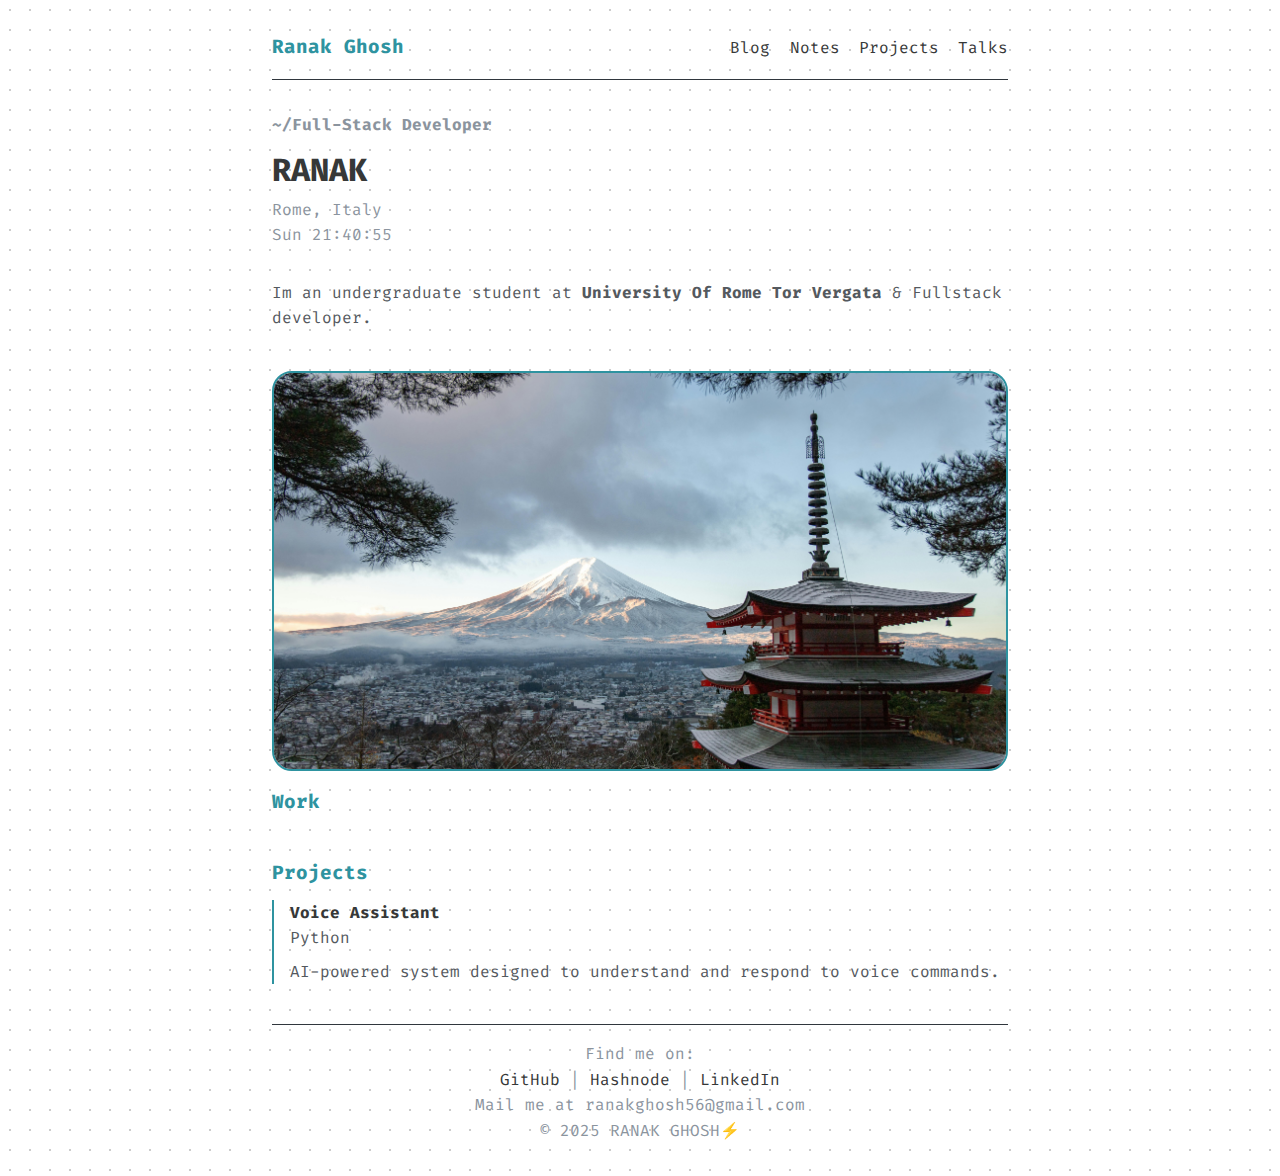
<file: index.html>
<!DOCTYPE html>
<html lang="en">
<head>
  <meta charset="UTF-8">
  <meta name="viewport" content="width=device-width, initial-scale=1.0">
  <title>Your Name</title>
  <link rel="stylesheet" href="style.css">
</head>
<body>
  <nav>
    <h1>Ranak Ghosh</h1>
    <ul>
      <li><a href="#blog">Blog</a></li>
      <li><a href="#notes">Notes</a></li>
      <li><a href="#projects">Projects</a></li>
      <li><a href="#talks">Talks</a></li>
    </ul>
  </nav>

  <header>
    <h2>~/Full-Stack Developer</h2>
    <h1> RANAK GHOSH</h1>
    <p>Rome, Italy</p>
    <p id="time"></p>
  </header>

  <section id="about">
    <p>Im an undergraduate student at <strong>University Of Rome Tor Vergata</strong> & Fullstack developer.</p>
    <!--Currently I work as a DevOps engineer at <strong>Your Company</strong>, where I manage Kubernetes clusters.</p> --->
  </section>
<!-- Profile Image for the main part of the body-->
   <div class="profile">
     <img src="photo.jpg" alt="yourname"> 
    </div>

  <section id="work">
    <h3>Work</h3>
    <div class="job">
     <!-- <h4>Your Company</h4>
      <p>DevOps Intern (2025-09 ⋅ Present)</p>
      <p>Worked on production-scale Kubernetes cluster</p>   -->
    </div>
  </section>

  <section id="projects">
    <h3>Projects</h3>
    <div class="project">
      <h4>Voice Assistant </h4>
      <p>Python </p>
      <p>AI-powered system designed to understand and respond to voice commands.</p> 
    </div>
  </section>

  <footer>
    <p>Find me on: <br>
      <a href="https://github.com/Ranakghosh7">GitHub</a> |
      <a href="https://response-time-in-nodejs.hashnode.dev/">Hashnode</a> |
      <a href="https://linkedin.com/in/ranakghosh">LinkedIn</a>
    </p>
    <p>Mail me at ranakghosh56@gmail.com</p>
    <p>© 2025 RANAK GHOSH⚡</p>
  </footer>    





<!-- Add this inside your <body> -->
<canvas id="magicCursor"></canvas>

<script>
const canvas = document.getElementById("magicCursor");
const ctx = canvas.getContext("2d");
let particles = [];

canvas.style.position = "fixed";
canvas.style.top = 0;
canvas.style.left = 0;
canvas.style.pointerEvents = "none";
canvas.style.zIndex = 9999;

function resize() {
  canvas.width = window.innerWidth;
  canvas.height = window.innerHeight;
}
resize();
window.addEventListener("resize", resize);

class Particle {
  constructor(x, y, color) {
    this.x = x;
    this.y = y;
    this.size = Math.random() * 6 + 2;
    this.speedX = (Math.random() - 0.5) * 4;
    this.speedY = (Math.random() - 0.5) * 4;
    this.color = color;
    this.life = 100;
  }
  update() {
    this.x += this.speedX;
    this.y += this.speedY;
    this.size *= 0.96;
    this.life--;
  }
  draw() {
    ctx.beginPath();
    ctx.arc(this.x, this.y, this.size, 0, Math.PI * 2);
    ctx.fillStyle = this.color;
    ctx.fill();
  }
}

function randomColor() {
  return `hsl(${Math.random() * 360}, 100%, 70%)`;
}

window.addEventListener("mousemove", (e) => {
  for (let i = 0; i < 5; i++) {
    particles.push(new Particle(e.clientX, e.clientY, randomColor()));
  }
});

function animate() {
  ctx.clearRect(0, 0, canvas.width, canvas.height);
  particles.forEach((p, i) => {
    p.update();
    p.draw();
    if (p.life <= 0 || p.size < 0.5) particles.splice(i, 1);
  });
  requestAnimationFrame(animate);
}
animate();
</script>



  

  <script src="script.js"></script>
</body>
</html>
</file>
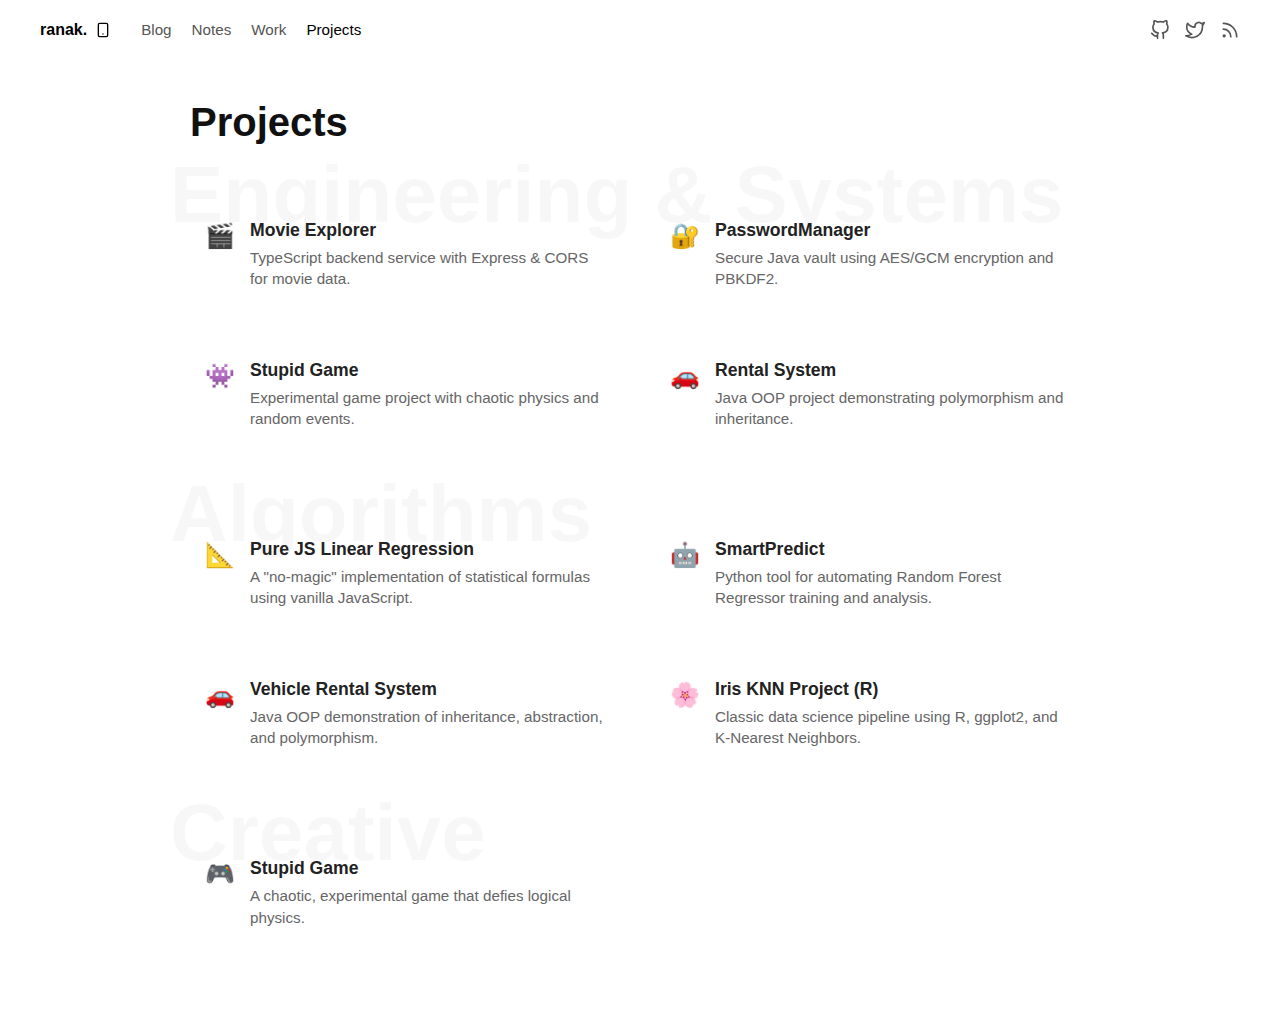
<file: project.html>
<!DOCTYPE html>
<html lang="en">
<head>
    <meta charset="UTF-8">
    <meta name="viewport" content="width=device-width, initial-scale=1.0">
    <title>Projects | Ranak Ghosh</title>
    <style>
        /* --- GLOBAL RESETS --- */
        body {
            margin: 0;
            padding: 0;
            font-family: -apple-system, BlinkMacSystemFont, "Segoe UI", Roboto, Helvetica, Arial, sans-serif;
            background-color: #ffffff;
            color: #111;
        }

        /* --- NAVBAR STYLES --- */
        .navbar {
            display: flex;
            justify-content: space-between;
            align-items: center;
            padding: 20px 40px;
            background-color: transparent;
        }

        /* Left Side (Logo + Links) */
        .left-section {
            display: flex;
            align-items: center;
            gap: 30px;
        }

        .logo {
            text-decoration: none;
            font-weight: 700;
            color: #000;
            font-size: 1rem;
            display: flex;
            align-items: center;
            gap: 8px;
        }

        .nav-links {
            list-style: none;
            display: flex;
            gap: 20px;
            margin: 0;
            padding: 0;
        }

        .nav-links a {
            text-decoration: none;
            color: #555;
            font-size: 0.95rem;
            transition: color 0.2s;
        }

        .nav-links a:hover,
        .nav-links a.active {
            color: #000;
            font-weight: 500;
        }

        /* Right Side (Icons) */
        .right-section {
            display: flex;
            align-items: center;
            gap: 15px;
        }

        .right-section a {
            color: #555;
            display: flex;
            transition: color 0.2s;
        }

        .right-section a:hover {
            color: #000;
        }

        /* --- PROJECTS PAGE SPECIFIC STYLES --- */
        .projects-container {
            max-width: 900px;
            margin: 40px auto;
            padding: 0 40px;
        }

        .page-title {
            font-size: 2.5rem;
            font-weight: 800;
            margin-bottom: 60px;
            color: #111;
        }

        /* The Watermark/Background Text Group */
        .category-group {
            position: relative;
            margin-bottom: 80px; /* Space between groups */
        }

        .watermark {
            position: absolute;
            top: -50px;
            left: -20px;
            font-size: 5rem;
            font-weight: 900;
            color: rgba(0, 0, 0, 0.03); /* Very faint grey */
            z-index: -1;
            user-select: none;
            white-space: nowrap;
            pointer-events: none;
            line-height: 1;
        }

        /* Grid Layout */
        .project-grid {
            display: grid;
            grid-template-columns: repeat(2, 1fr); /* 2 Columns */
            gap: 40px 30px; /* Gap between rows and columns */
            margin-top: 20px;
        }

        /* Card Styling */
        .project-card {
            display: flex;
            align-items: flex-start;
            gap: 15px;
            text-decoration: none;
            padding: 15px;
            border-radius: 8px;
            transition: background-color 0.2s ease, transform 0.1s ease;
        }

        .project-card:hover {
            background-color: #fafafa;
            transform: translateY(-2px);
        }

        .card-icon {
            font-size: 1.5rem;
            min-width: 30px;
            text-align: center;
            padding-top: 2px; /* Slight alignment fix */
        }

        .card-info h3 {
            margin: 0 0 6px 0;
            font-size: 1.1rem;
            font-weight: 600;
            color: #222;
        }

        .card-info p {
            margin: 0;
            font-size: 0.95rem;
            color: #666;
            line-height: 1.4;
        }

        /* Mobile Responsiveness */
        @media (max-width: 700px) {
            .navbar {
                flex-direction: column;
                align-items: flex-start;
                padding: 20px;
            }
            .left-section {
                flex-direction: column;
                align-items: flex-start;
                width: 100%;
                gap: 20px;
            }
            .right-section {
                margin-top: 20px;
                width: 100%;
                justify-content: flex-start;
            }
            .project-grid {
                grid-template-columns: 1fr; /* 1 Column on mobile */
            }
            .watermark {
                font-size: 3rem;
                top: -30px;
            }
        }
    </style>
</head>
<body>
  
    <nav class="navbar">
        <div class="left-section">
            <a href="index.html" class="logo">
                ranak.
                <svg xmlns="http://www.w3.org/2000/svg" width="16" height="16" viewBox="0 0 24 24" fill="none" stroke="currentColor" stroke-width="2" stroke-linecap="round" stroke-linejoin="round"><rect x="5" y="2" width="14" height="20" rx="2" ry="2"></rect><line x1="12" y1="18" x2="12.01" y2="18"></line></svg>
            </a>
            <ul class="nav-links">
                <li><a href="https://response-time-in-nodejs.hashnode.dev/">Blog</a></li>
                <li><a href="https://dev.to/ranak_ghosh_59b3080779a92">Notes</a></li>
                <li><a href="work.html">Work</a></li>
                <li><a href="projects.html" class="active">Projects</a></li>
            </ul>
        </div>
         
        <div class="right-section">
            <a href="https://github.com/Ranakghosh7" target="_blank" aria-label="GitHub">
                <svg xmlns="http://www.w3.org/2000/svg" width="20" height="20" viewBox="0 0 24 24" fill="none" stroke="currentColor" stroke-width="2" stroke-linecap="round" stroke-linejoin="round"><path d="M9 19c-5 1.5-5-2.5-7-3m14 6v-3.87a3.37 3.37 0 0 0-.94-2.61c3.14-.35 6.44-1.54 6.44-7A5.44 5.44 0 0 0 20 4.77 5.07 5.07 0 0 0 19.91 1S18.73.65 16 2.48a13.38 13.38 0 0 0-7 0C6.27.65 5.09 1 5.09 1A5.07 5.07 0 0 0 5 4.77a5.44 5.44 0 0 0-1.5 3.78c0 5.42 3.3 6.61 6.44 7A3.37 3.37 0 0 0 9 18.13V22"></path></svg>
            </a>
            <a href="https://twitter.com/Ranakghosh7" target="_blank" aria-label="Twitter">
                <svg xmlns="http://www.w3.org/2000/svg" width="20" height="20" viewBox="0 0 24 24" fill="none" stroke="currentColor" stroke-width="2" stroke-linecap="round" stroke-linejoin="round"><path d="M23 3a10.9 10.9 0 0 1-3.14 1.53 4.48 4.48 0 0 0-7.86 3v1A10.66 10.66 0 0 1 3 4s-4 9 5 13a11.64 11.64 0 0 1-7 2c9 5 20 0 20-11.5a4.5 4.5 0 0 0-.08-.83A7.72 7.72 0 0 0 23 3z"></path></svg>
            </a>
            <a href="#" aria-label="RSS">
                <svg xmlns="http://www.w3.org/2000/svg" width="20" height="20" viewBox="0 0 24 24" fill="none" stroke="currentColor" stroke-width="2" stroke-linecap="round" stroke-linejoin="round"><path d="M4 11a9 9 0 0 1 9 9"></path><path d="M4 4a16 16 0 0 1 16 16"></path><circle cx="5" cy="19" r="1"></circle></svg>
            </a>
        </div>
    </nav>

    <main class="projects-container">
        
        <h1 class="page-title">Projects</h1>

        <div class="category-group">
            <div class="watermark">Engineering & Systems</div>

            <div class="project-grid">
                <a href="#" class="project-card">
                    <div class="card-icon">🎬</div>
                    <div class="card-info">
                        <h3>Movie Explorer</h3>
                        <p>TypeScript backend service with Express & CORS for movie data.</p>
                    </div>
                </a>

                <a href="https://github.com/Ranakghosh7/Password_Manager" target="_blank" class="project-card">
                    <div class="card-icon">🔐</div>
                    <div class="card-info">
                        <h3>PasswordManager</h3>
                        <p>Secure Java vault using AES/GCM encryption and PBKDF2.</p>
                    </div>
                </a>

                <a href="#" class="project-card">
                    <div class="card-icon">👾</div>
                    <div class="card-info">
                        <h3>Stupid Game</h3>
                        <p>Experimental game project with chaotic physics and random events.</p>
                    </div>
                </a>
                
                 <a href="#" class="project-card">
                    <div class="card-icon">🚗</div>
                    <div class="card-info">
                        <h3>Rental System</h3>
                        <p>Java OOP project demonstrating polymorphism and inheritance.</p>
                    </div>
                </a>
            </div>
        </div>
        <div class="category-group">
            <div class="watermark">Algorithms</div>
            
            <div class="project-grid">
                <a href="https://github.com/Ranakghosh7/Linear_regression_pure" target="_blank" class="project-card">
                    <div class="card-icon">📐</div>
                    <div class="card-info">
                        <h3>Pure JS Linear Regression</h3>
                        <p>A "no-magic" implementation of statistical formulas using vanilla JavaScript.</p>
                    </div>
                </a>

                <a href="https://github.com/Ranakghosh7/Smartpredict" target="_blank" class="project-card">
                    <div class="card-icon">🤖</div>
                    <div class="card-info">
                        <h3>SmartPredict</h3>
                        <p>Python tool for automating Random Forest Regressor training and analysis.</p>
                    </div>
                </a>

                <a href="https://github.com/Ranakghosh7/Rental_System" target="_blank" class="project-card">
                    <div class="card-icon">🚗</div>
                    <div class="card-info">
                        <h3>Vehicle Rental System</h3>
                        <p>Java OOP demonstration of inheritance, abstraction, and polymorphism.</p>
                    </div>
                </a>

                <a href="https://github.com/Ranakghosh7/iris_knn_project" target="_blank" class="project-card">
                    <div class="card-icon">🌸</div>
                    <div class="card-info">
                        <h3>Iris KNN Project (R)</h3>
                        <p>Classic data science pipeline using R, ggplot2, and K-Nearest Neighbors.</p>
                    </div>
                </a>
            </div>
        </div>

        <div class="category-group">
            <div class="watermark">Creative</div>

            <div class="project-grid">
                <a href="https://github.com/Ranakghosh7/stupid_game" target="_blank" class="project-card">
                    <div class="card-icon">🎮</div>
                    <div class="card-info">
                        <h3>Stupid Game</h3>
                        <p>A chaotic, experimental game that defies logical physics.</p>
                    </div>
                </a>
            </div>
        </div>

    </main>



<!-- Add this inside your <body> -->
<canvas id="magicCursor"></canvas>

<script>
const canvas = document.getElementById("magicCursor");
const ctx = canvas.getContext("2d");
let particles = [];

canvas.style.position = "fixed";
canvas.style.top = 0;
canvas.style.left = 0;
canvas.style.pointerEvents = "none";
canvas.style.zIndex = 9999;

function resize() {
  canvas.width = window.innerWidth;
  canvas.height = window.innerHeight;
}
resize();
window.addEventListener("resize", resize);

class Particle {
  constructor(x, y, color) {
    this.x = x;
    this.y = y;
    this.size = Math.random() * 6 + 2;
    this.speedX = (Math.random() - 0.5) * 4;
    this.speedY = (Math.random() - 0.5) * 4;
    this.color = color;
    this.life = 100;
  }
  update() {
    this.x += this.speedX;
    this.y += this.speedY;
    this.size *= 0.96;
    this.life--;
  }
  draw() {
    ctx.beginPath();
    ctx.arc(this.x, this.y, this.size, 0, Math.PI * 2);
    ctx.fillStyle = this.color;
    ctx.fill();
  }
}

function randomColor() {
  return `hsl(${Math.random() * 360}, 100%, 70%)`;
}

window.addEventListener("mousemove", (e) => {
  for (let i = 0; i < 5; i++) {
    particles.push(new Particle(e.clientX, e.clientY, randomColor()));
  }
});

function animate() {
  ctx.clearRect(0, 0, canvas.width, canvas.height);
  particles.forEach((p, i) => {
    p.update();
    p.draw();
    if (p.life <= 0 || p.size < 0.5) particles.splice(i, 1);
  });
  requestAnimationFrame(animate);
}
animate();
</script>








</body>
</html>
</file>
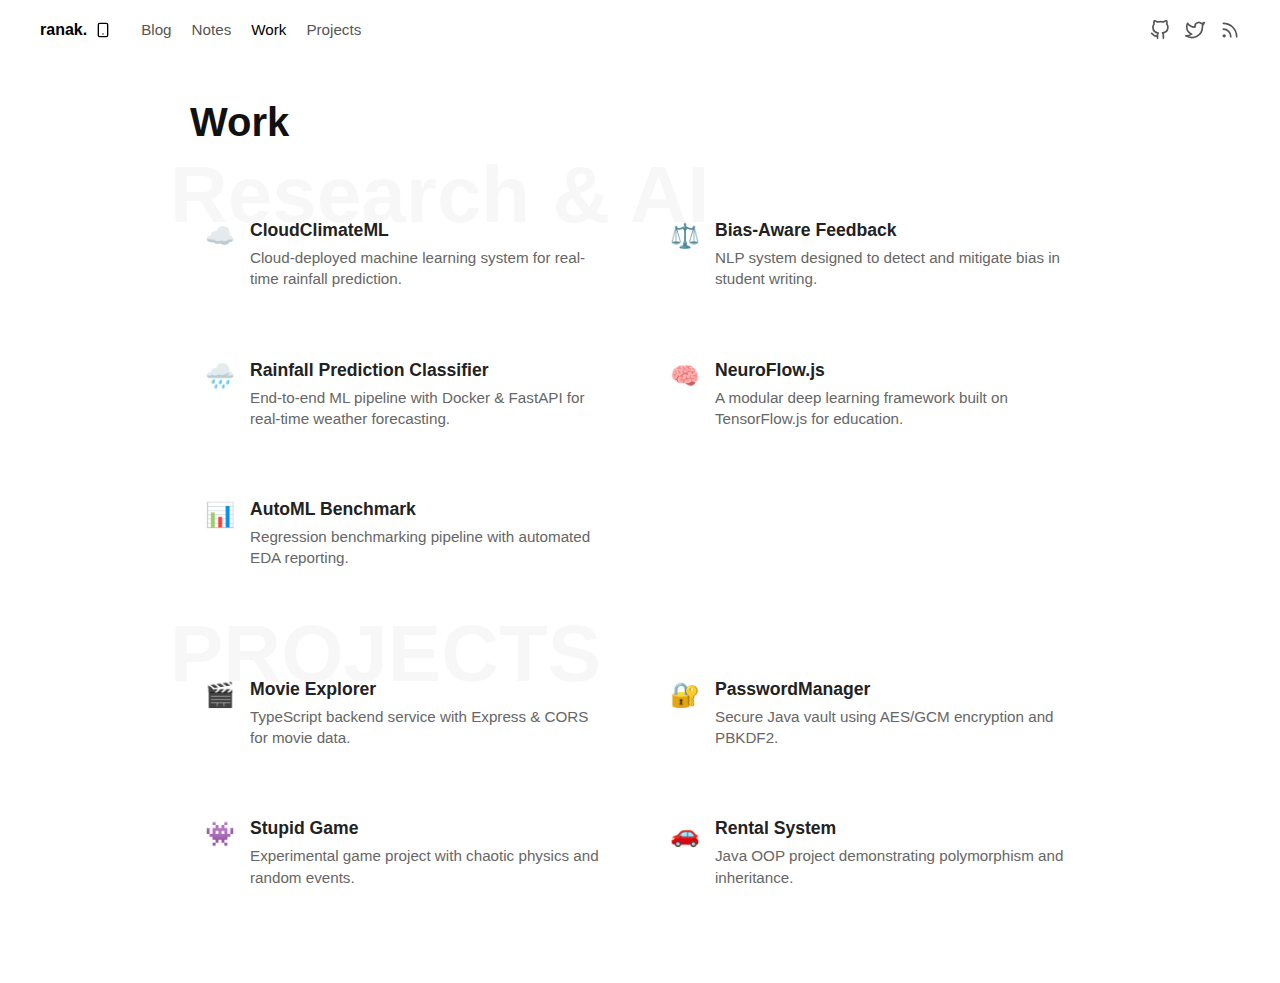
<file: work.html>
<!DOCTYPE html>
<html lang="en">
<head>
    <meta charset="UTF-8">
    <meta name="viewport" content="width=device-width, initial-scale=1.0">
    <title>Work | Ranak Ghosh</title>
    <style>
        /* --- GLOBAL RESETS --- */
        body {
            margin: 0;
            padding: 0;
            font-family: -apple-system, BlinkMacSystemFont, "Segoe UI", Roboto, Helvetica, Arial, sans-serif;
            background-color: #ffffff;
            color: #111;
        }

        /* --- NAVBAR STYLES --- */
        .navbar {
            display: flex;
            justify-content: space-between;
            align-items: center;
            padding: 20px 40px;
            background-color: transparent;
        }

        /* Left Side (Logo + Links) */
        .left-section {
            display: flex;
            align-items: center;
            gap: 30px;
        }

        .logo {
            text-decoration: none;
            font-weight: 700;
            color: #000;
            font-size: 1rem;
            display: flex;
            align-items: center;
            gap: 8px;
        }

        .nav-links {
            list-style: none;
            display: flex;
            gap: 20px;
            margin: 0;
            padding: 0;
        }

        .nav-links a {
            text-decoration: none;
            color: #555;
            font-size: 0.95rem;
            transition: color 0.2s;
        }

        .nav-links a:hover,
        .nav-links a.active {
            color: #000;
            font-weight: 500;
        }

        /* Right Side (Icons) */
        .right-section {
            display: flex;
            align-items: center;
            gap: 15px;
        }

        .right-section a {
            color: #555;
            display: flex;
            transition: color 0.2s;
        }

        .right-section a:hover {
            color: #000;
        }

        /* --- PROJECTS PAGE SPECIFIC STYLES --- */
        .projects-container {
            max-width: 900px;
            margin: 40px auto;
            padding: 0 40px;
        }

        .page-title {
            font-size: 2.5rem;
            font-weight: 800;
            margin-bottom: 60px;
            color: #111;
        }

        /* The Watermark/Background Text Group */
        .category-group {
            position: relative;
            margin-bottom: 80px; /* Space between groups */
        }

        .watermark {
            position: absolute;
            top: -50px;
            left: -20px;
            font-size: 5rem;
            font-weight: 900;
            color: rgba(0, 0, 0, 0.03); /* Very faint grey */
            z-index: -1;
            user-select: none;
            white-space: nowrap;
            pointer-events: none;
            line-height: 1;
        }

        /* Grid Layout */
        .project-grid {
            display: grid;
            grid-template-columns: repeat(2, 1fr); /* 2 Columns */
            gap: 40px 30px; /* Gap between rows and columns */
            margin-top: 20px;
        }

        /* Card Styling */
        .project-card {
            display: flex;
            align-items: flex-start;
            gap: 15px;
            text-decoration: none;
            padding: 15px;
            border-radius: 8px;
            transition: background-color 0.2s ease, transform 0.1s ease;
        }

        .project-card:hover {
            background-color: #fafafa;
            transform: translateY(-2px);
        }

        .card-icon {
            font-size: 1.5rem;
            min-width: 30px;
            text-align: center;
            padding-top: 2px; /* Slight alignment fix */
        }

        .card-info h3 {
            margin: 0 0 6px 0;
            font-size: 1.1rem;
            font-weight: 600;
            color: #222;
        }

        .card-info p {
            margin: 0;
            font-size: 0.95rem;
            color: #666;
            line-height: 1.4;
        }

        /* Mobile Responsiveness */
        @media (max-width: 700px) {
            .navbar {
                flex-direction: column;
                align-items: flex-start;
                padding: 20px;
            }
            .left-section {
                flex-direction: column;
                align-items: flex-start;
                width: 100%;
                gap: 20px;
            }
            .right-section {
                margin-top: 20px;
                width: 100%;
                justify-content: flex-start;
            }
            .project-grid {
                grid-template-columns: 1fr; /* 1 Column on mobile */
            }
            .watermark {
                font-size: 3rem;
                top: -30px;
            }
        }
    </style>
</head>
<body>

    <nav class="navbar">
        <div class="left-section">
            <a href="index.html" class="logo">
                ranak.
                <svg xmlns="http://www.w3.org/2000/svg" width="16" height="16" viewBox="0 0 24 24" fill="none" stroke="currentColor" stroke-width="2" stroke-linecap="round" stroke-linejoin="round"><rect x="5" y="2" width="14" height="20" rx="2" ry="2"></rect><line x1="12" y1="18" x2="12.01" y2="18"></line></svg>
            </a>
            <ul class="nav-links">
                <li><a href="https://response-time-in-nodejs.hashnode.dev/">Blog</a></li>
                <li><a href="https://dev.to/ranak_ghosh_59b3080779a92">Notes</a></li>
                <li><a href="work.html"class="active">Work</a></li>
                <li><a href="project.html">Projects</a></li>
            </ul>
        </div>
        
        <div class="right-section">
            <a href="https://github.com/Ranakghosh7" target="_blank" aria-label="GitHub">
                <svg xmlns="http://www.w3.org/2000/svg" width="20" height="20" viewBox="0 0 24 24" fill="none" stroke="currentColor" stroke-width="2" stroke-linecap="round" stroke-linejoin="round"><path d="M9 19c-5 1.5-5-2.5-7-3m14 6v-3.87a3.37 3.37 0 0 0-.94-2.61c3.14-.35 6.44-1.54 6.44-7A5.44 5.44 0 0 0 20 4.77 5.07 5.07 0 0 0 19.91 1S18.73.65 16 2.48a13.38 13.38 0 0 0-7 0C6.27.65 5.09 1 5.09 1A5.07 5.07 0 0 0 5 4.77a5.44 5.44 0 0 0-1.5 3.78c0 5.42 3.3 6.61 6.44 7A3.37 3.37 0 0 0 9 18.13V22"></path></svg>
            </a>
            <a href="https://twitter.com/Ranakghosh7" target="_blank" aria-label="Twitter">
                <svg xmlns="http://www.w3.org/2000/svg" width="20" height="20" viewBox="0 0 24 24" fill="none" stroke="currentColor" stroke-width="2" stroke-linecap="round" stroke-linejoin="round"><path d="M23 3a10.9 10.9 0 0 1-3.14 1.53 4.48 4.48 0 0 0-7.86 3v1A10.66 10.66 0 0 1 3 4s-4 9 5 13a11.64 11.64 0 0 1-7 2c9 5 20 0 20-11.5a4.5 4.5 0 0 0-.08-.83A7.72 7.72 0 0 0 23 3z"></path></svg>
            </a>
            <a href="#" aria-label="RSS">
                <svg xmlns="http://www.w3.org/2000/svg" width="20" height="20" viewBox="0 0 24 24" fill="none" stroke="currentColor" stroke-width="2" stroke-linecap="round" stroke-linejoin="round"><path d="M4 11a9 9 0 0 1 9 9"></path><path d="M4 4a16 16 0 0 1 16 16"></path><circle cx="5" cy="19" r="1"></circle></svg>
            </a>
        </div>
    </nav>

    <main class="projects-container">
        
        <h1 class="page-title">Work</h1>

        <div class="category-group">
            <div class="watermark">Research & AI</div>
            
            <div class="project-grid">
                <a href="https://github.com/Ranakghosh7/AWS-ClimateML" target="_blank" class="project-card">
                    <div class="card-icon">☁️</div>
                    <div class="card-info">
                        <h3>CloudClimateML</h3>
                        <p>Cloud-deployed machine learning system for real-time rainfall prediction.</p>
                    </div>
                </a>

                <a href="https://github.com/Ranakghosh7/BiasAwareFeedback" target="_blank" class="project-card">
                    <div class="card-icon">⚖️</div>
                    <div class="card-info">
                        <h3>Bias-Aware Feedback</h3>
                        <p>NLP system designed to detect and mitigate bias in student writing.</p>
                    </div>
                </a>


                  <a href="https://github.com/Ranakghosh7/Rainfall_Prediction_Classifier" class="project-card">
                      <div class="card-icon">🌧️</div>
                      <div class="card-info">
                          <h3>Rainfall Prediction Classifier</h3>
                          <p>End-to-end ML pipeline with Docker & FastAPI for real-time weather forecasting.</p>
                      </div>
                  </a>




                
                <a href="https://github.com/Ranakghosh7/NeuroFlow.js" target="_blank" class="project-card">
                    <div class="card-icon">🧠</div>
                    <div class="card-info">
                        <h3>NeuroFlow.js</h3>
                        <p>A modular deep learning framework built on TensorFlow.js for education.</p>
                    </div>
                </a>

                <a href="https://github.com/Ranakghosh7/AutoML-Benchmark" target="_blank" class="project-card">
                    <div class="card-icon">📊</div>
                    <div class="card-info">
                        <h3>AutoML Benchmark</h3>
                        <p>Regression benchmarking pipeline with automated EDA reporting.</p>
                    </div>
                </a>
            </div>
        </div>

        <div class="category-group">
            <div class="watermark">PROJECTS</div>

            <div class="project-grid">
                <a href="https://github.com/Ranakghosh7/Explorer" class="project-card">
                    <div class="card-icon">🎬</div>
                    <div class="card-info">
                        <h3>Movie Explorer</h3>
                        <p>TypeScript backend service with Express & CORS for movie data.</p>
                    </div>
                </a>

                <a href="https://github.com/Ranakghosh7/Password_Manager" target="_blank" class="project-card">
                    <div class="card-icon">🔐</div>
                    <div class="card-info">
                        <h3>PasswordManager</h3>
                        <p>Secure Java vault using AES/GCM encryption and PBKDF2.</p>
                    </div>
                </a>

                <a href="https://github.com/Ranakghosh7/stupid_game" class="project-card">
                    <div class="card-icon">👾</div>
                    <div class="card-info">
                        <h3>Stupid Game</h3>
                        <p>Experimental game project with chaotic physics and random events.</p>
                    </div>
                </a>
                
                 <a href="https://github.com/Ranakghosh7/Rental_System" class="project-card">
                    <div class="card-icon">🚗</div>
                    <div class="card-info">
                        <h3>Rental System</h3>
                        <p>Java OOP project demonstrating polymorphism and inheritance.</p>
                    </div>
                </a>
            </div>
        </div>

    </main>






<!-- Add this inside your <body> -->
<canvas id="magicCursor"></canvas>

<script>
const canvas = document.getElementById("magicCursor");
const ctx = canvas.getContext("2d");
let particles = [];

canvas.style.position = "fixed";
canvas.style.top = 0;
canvas.style.left = 0;
canvas.style.pointerEvents = "none";
canvas.style.zIndex = 9999;

function resize() {
  canvas.width = window.innerWidth;
  canvas.height = window.innerHeight;
}
resize();
window.addEventListener("resize", resize);

class Particle {
  constructor(x, y, color) {
    this.x = x;
    this.y = y;
    this.size = Math.random() * 6 + 2;
    this.speedX = (Math.random() - 0.5) * 4;
    this.speedY = (Math.random() - 0.5) * 4;
    this.color = color;
    this.life = 100;
  }
  update() {
    this.x += this.speedX;
    this.y += this.speedY;
    this.size *= 0.96;
    this.life--;
  }
  draw() {
    ctx.beginPath();
    ctx.arc(this.x, this.y, this.size, 0, Math.PI * 2);
    ctx.fillStyle = this.color;
    ctx.fill();
  }
}

function randomColor() {
  return `hsl(${Math.random() * 360}, 100%, 70%)`;
}

window.addEventListener("mousemove", (e) => {
  for (let i = 0; i < 5; i++) {
    particles.push(new Particle(e.clientX, e.clientY, randomColor()));
  }
});

function animate() {
  ctx.clearRect(0, 0, canvas.width, canvas.height);
  particles.forEach((p, i) => {
    p.update();
    p.draw();
    if (p.life <= 0 || p.size < 0.5) particles.splice(i, 1);
  });
  requestAnimationFrame(animate);
}
animate();
</script>














</body>
</html>
</file>
<file: style.css>
/* Import a clean monospace font similar to the original */
@import url('https://fonts.googleapis.com/css2?family=Fira+Code:wght@400;500&display=swap');

:root {
  --bg-color: #0d1117;
  --text-color: #54595e;
  --link-color: #363838;
  --accent: #2e93a0;
  --muted: #8b949e;
  --border: #30363d;
}

* {
  margin: 0;
  padding: 0;
  box-sizing: border-box;
}

body {
  background-color: var(--bg-color);
  color: var(--text-color);
  font-family: 'Fira Code', monospace;
  line-height: 1.6;
  max-width: 800px;
  margin: 0 auto;
  padding: 2rem;
}

/* Navigation Bar */
nav {
  display: flex;
  justify-content: space-between;
  align-items: center;
  border-bottom: 1px solid var(--border);
  padding-bottom: 1rem;
  margin-bottom: 2rem;
}

nav h1 {
  font-size: 1.2rem;
  color: var(--accent);
}

nav ul {
  list-style: none;
  display: flex;
  gap: 1.2rem;
}

nav ul li a {
  color: var(--link-color);
  text-decoration: none;
  transition: color 0.2s ease-in-out;
}

nav ul li a:hover {
  color: var(--accent);
}

/* Header */
header {
  margin-bottom: 2rem;
}

header h2 {
  color: var(--muted);
  font-size: 1rem;
  margin-bottom: 0.5rem;
}

header h1 {
  font-size: 2rem;
  color: var(--link-color);
}

header p {
  color: var(--muted);
}

/* Section Styling */
section {
  margin-bottom: 2.5rem;
}

section h3 {
  font-size: 1.2rem;
  color: var(--accent);
  margin-bottom: 0.7rem;
}

section p {
  color: var(--text-color);
  margin-bottom: 0.5rem;
}

.job, .project {
  border-left: 2px solid var(--accent);
  padding-left: 1rem;
  margin-bottom: 1rem;
}

.job h4, .project h4 {
  color: var(--link-color);
}

/* Footer */
footer {
  border-top: 1px solid var(--border);
  padding-top: 1rem;
  text-align: center;
  color: var(--muted);
}

footer a {
  color: var(--link-color);
  text-decoration: none;
}

footer a:hover {
  color: var(--accent);
} 

body {
  background-color: #fff; /* base color */
  background-image: radial-gradient(#ccc 1px, transparent 1px);
  background-size: 20px 20px; /* adjust dot spacing */
}


/* Profile Image Styling */
.profile {
  display: flex;
  justify-content: center;
  align-items: center;
  margin-bottom: 1rem;
}

.profile img {
  width: 1200px;
  height: 400px;
  border-radius: 20px;
  border: 2px solid var(--accent);
  object-fit: cover;
  transition: transform 0.3s ease-in-out, border-color 0.3s ease-in-out;
}

.profile img:hover {
  transform: scale(1.05);
  border-color: var(--link-color);
}
</file>
